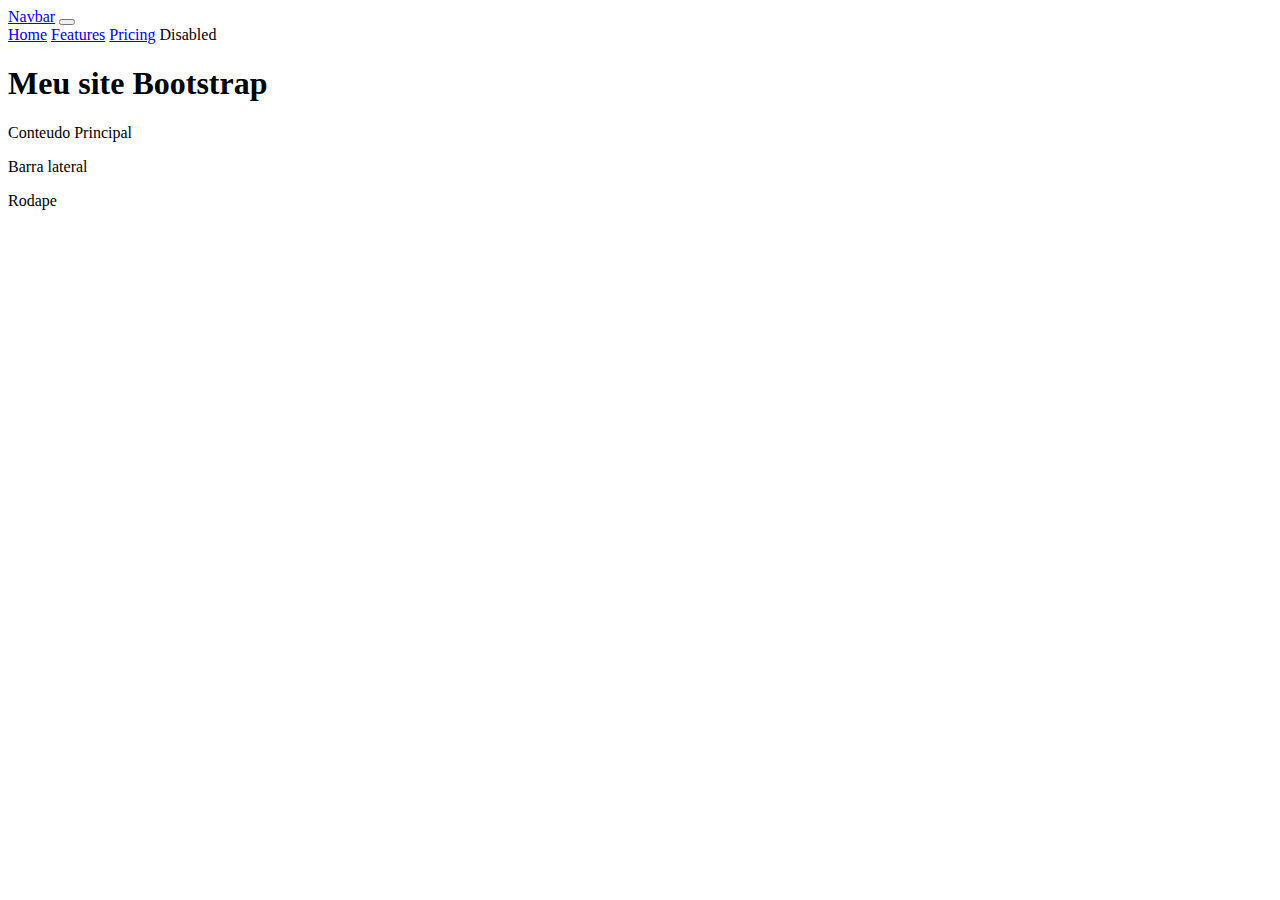
<file: Bootstrap/index.html>
<!DOCTYPE html>  <!--html:5 para criar o inicio do arquivo-->
<html lang="en">
<head>
    <meta charset="UTF-8">
    <meta name="viewport" content="width=device-width, initial-scale=1.0">
    <title>Introduction Bootstrap</title>
    <link href="https://cdn.jsdelivr.net/npm/bootstrap@5.3.6/dist/css/bootstrap.min.css" rel="stylesheet" integrity="sha384-4Q6Gf2aSP4eDXB8Miphtr37CMZZQ5oXLH2yaXMJ2w8e2ZtHTl7GptT4jmndRuHDT" crossorigin="anonymous">
</head>
<body>
    
    <nav class="navbar navbar-expand-lg bg-body-tertiary">
        <div class="container-fluid">
          <a class="navbar-brand" href="#">Navbar</a>
          <button class="navbar-toggler" type="button" data-bs-toggle="collapse" data-bs-target="#navbarNavAltMarkup" aria-controls="navbarNavAltMarkup" aria-expanded="false" aria-label="Toggle navigation">
            <span class="navbar-toggler-icon"></span>
          </button>
          <div class="collapse navbar-collapse" id="navbarNavAltMarkup">
            <div class="navbar-nav">
              <a class="nav-link active" aria-current="page" href="#">Home</a>
              <a class="nav-link" href="#">Features</a>
              <a class="nav-link" href="#">Pricing</a>
              <a class="nav-link disabled" aria-disabled="true">Disabled</a>
            </div>
          </div>
        </div>
      </nav>

        <div class="container">
            <div class="row">
                <div class="col-md-12">
                    <h1>Meu site Bootstrap</h1>
                </div>
            </div>
            <div class="row">
                <div class="col-md-8">
                    <p>Conteudo Principal</p>
                </div>
                <div class="col-md-4">
                    <p>Barra lateral</p>
                </div>
            </div>
            <div class="row">
                <div class="col-md-12">
                    <p>Rodape</p>
                </div>
            </div>
        </div>

    


    <script src="https://cdn.jsdelivr.net/npm/bootstrap@5.3.6/dist/js/bootstrap.bundle.min.js" integrity="sha384-j1CDi7MgGQ12Z7Qab0qlWQ/Qqz24Gc6BM0thvEMVjHnfYGF0rmFCozFSxQBxwHKO" crossorigin="anonymous"></script>
</body>
</html>
</file>
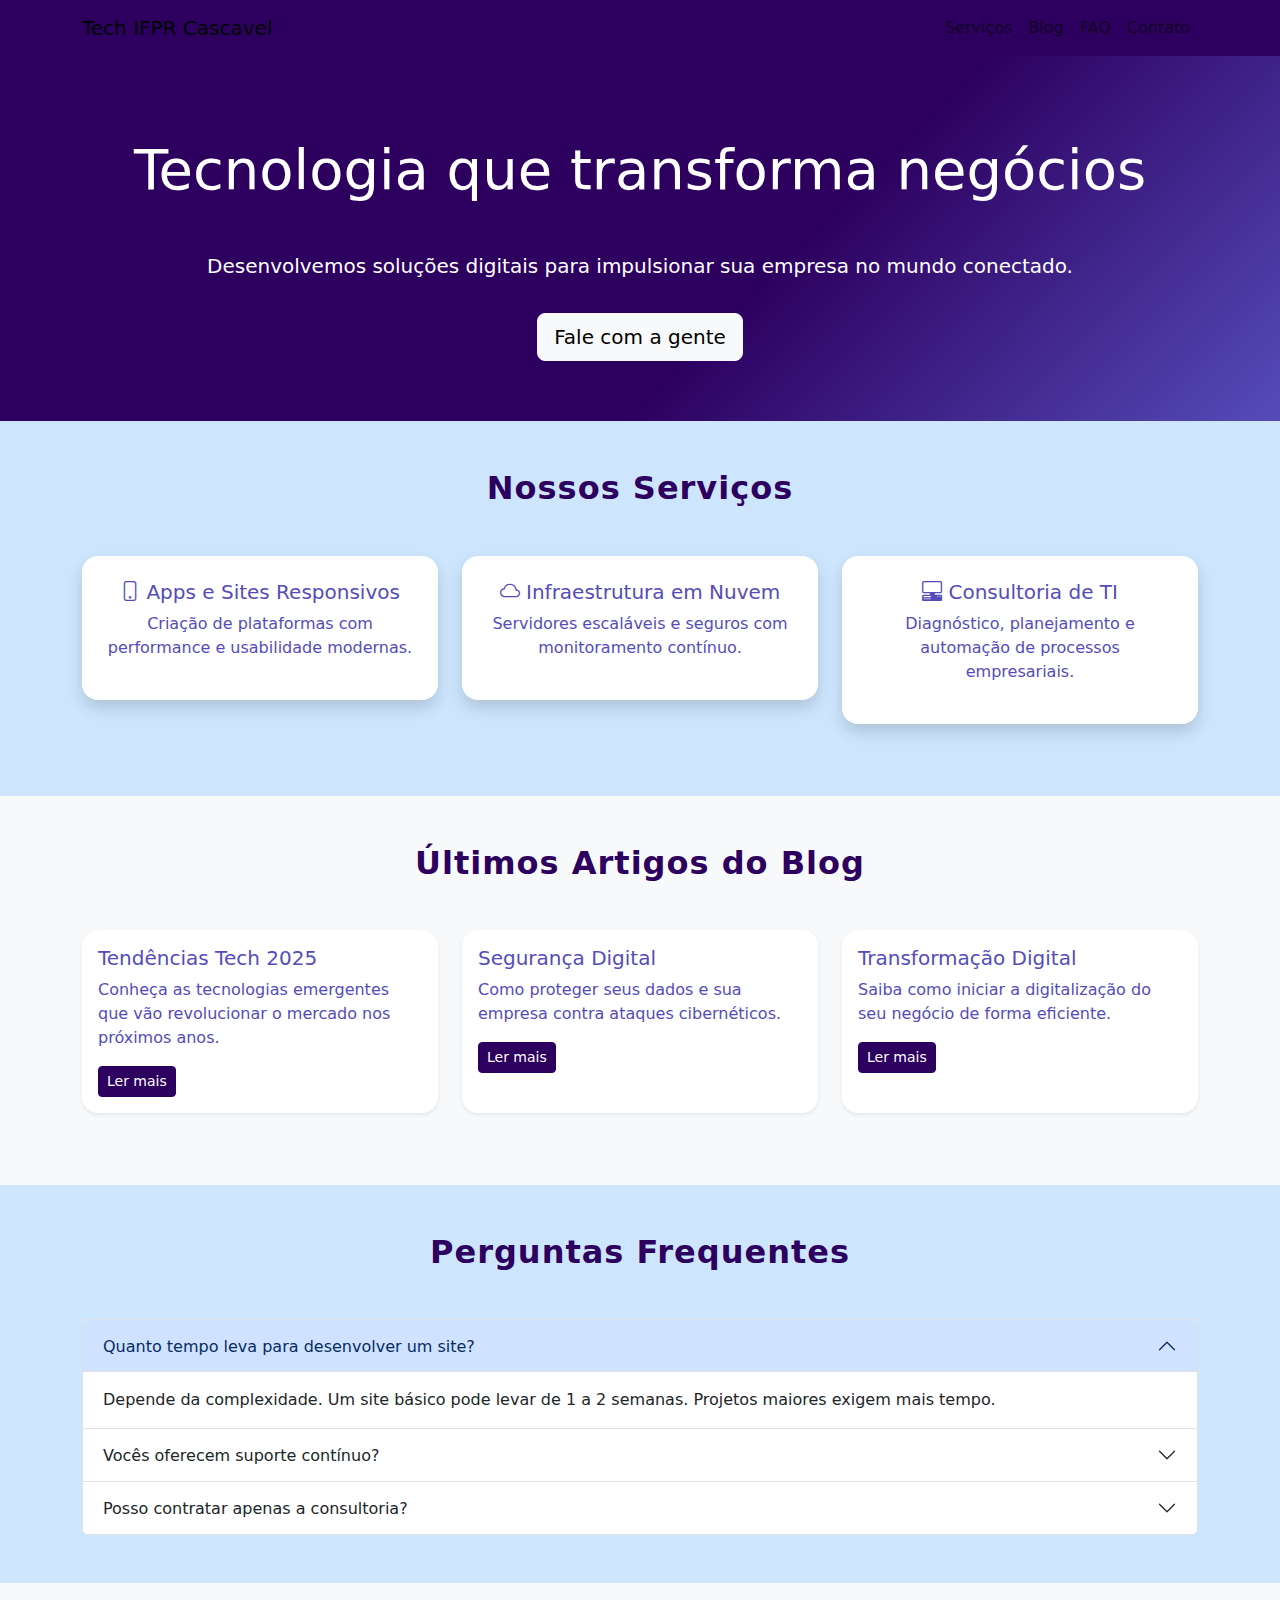
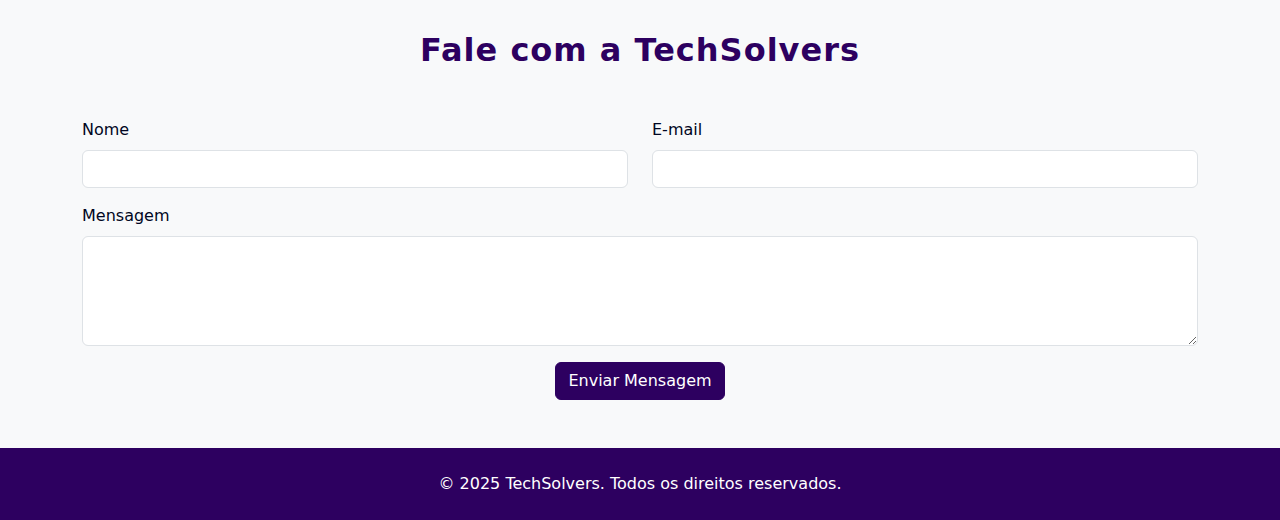
<file: landingpagebase/index.html>
<!DOCTYPE html>
<html lang="pt-BR">
<head>
  <meta charset="UTF-8" />
  <meta name="viewport" content="width=device-width, initial-scale=1.0" />
  <title>TechSolvers - Soluções em Tecnologia</title>
    <link href="https://cdn.jsdelivr.net/npm/bootstrap@5.3.3/dist/css/bootstrap.min.css" rel="stylesheet">
  <!-- <link rel="stylesheet" href="style.css"> -->
  <link href="https://cdn.jsdelivr.net/npm/bootstrap-icons@1.10.5/font/bootstrap-icons.css" rel="stylesheet">
  <style>
    :root {
    --bs-primary: #2d0060;
    --bs-secondary: #554cb9;
    --bs-light: #cde6fe;
    --bs-dark: #000622;
    }
  body {
    background: var(--bs-light);
    color: var(--bs-dark);
  }

  .navbar {
    background: var(--bs-primary);
  }

  .navbar .navbar-brand .navbar .nav-link {
    color: #fff !important;
    font-weight: 500;
  }

  .navbar .nav-link:hover {
    color: var(--bs-secondary) !important;
  }

  .hero {
    background: linear-gradient(135deg, var(--bs-primary) 60%, var(--bs-secondary) 100%);
    color: #fff;
    padding: 80px 0 60px 0;
  }

  .btn-primary, .btn-outline-primary {
    background: var(--bs-primary);
    border-color: var(--bs-primary);
    color: #fff;
  }

  .btn-primary:hover, .btn-outline-primary:hover {
    background: var(--bs-secondary);
    border-color: var(--bs-secondary);
    color: #fff;
  }

  .section-title {
    color: var(--bs-primary);
    font-weight: bold;
    letter-spacing: 1px;
  }

  .card {
    color: var(--bs-secondary);
    border: none;
    border-radius: 1rem;
  }

  footer {
    background: var(--bs-primary);
    color: #fff;
  }
  </style>
</head>
<body>

  <!-- Navbar -->
  <nav class="navbar navbar-expand-lg">
    <div class="container">
      <a class="navbar-brand" href="#">Tech IFPR Cascavel</a>
      <button class="navbar-toggler" type="button" data-bs-toggle="collapse" data-bs-target="#navbarNav">
        <span class="navbar-toggler-icon bg-light rounded"></span>
      </button>
      <div class="collapse navbar-collapse" id="navbarNav">
        <ul class="navbar-nav ms-auto">
          <li class="nav-item"><a class="nav-link" href="#servicos">Serviços</a></li>
          <li class="nav-item"><a class="nav-link" href="#blog">Blog</a></li>
          <li class="nav-item"><a class="nav-link" href="#faq">FAQ</a></li>
          <li class="nav-item"><a class="nav-link" href="#contato">Contato</a></li>
        </ul>
      </div>
    </div>
  </nav>
  <!-- Hero -->
  <section class="hero text-center">
    <div class="container">
      <h1 class="display-4 mb-5 ">Tecnologia que transforma negócios</h1>
      <p class="lead">Desenvolvemos soluções digitais para impulsionar sua empresa no mundo conectado.</p>
      <a href="#contato" class="btn btn-light btn-lg mt-3">Fale com a gente</a>
    </div>
  </section>

  <!-- Serviços -->
  <section id="servicos" class="py-5">
    <div class="container">
      <h2 class="text-center mb-5 section-title">Nossos Serviços</h2>
      <div class="row text-center">
        <div class="col-md-4 mb-4">
          <div class="card p-4 shadow">
            <h5><i class="bi bi-phone"></i> Apps e Sites Responsivos</h5>
            <p>Criação de plataformas com performance e usabilidade modernas.</p>
          </div>
        </div>
        <div class="col-md-4 mb-4">
          <div class="card p-4 shadow">
            <h5><i class="bi bi-cloud"></i> Infraestrutura em Nuvem</h5>
            <p>Servidores escaláveis e seguros com monitoramento contínuo.</p>
          </div>
        </div>
        <div class="col-md-4 mb-4">
          <div class="card p-4 shadow">
            <h5><i class="bi bi-pc-display-horizontal"></i> Consultoria de TI</h5>
            <p>Diagnóstico, planejamento e automação de processos empresariais.</p>
          </div>
        </div>
      </div>
    </div>
  </section>
  <!-- Blog -->
  <section id="blog" class="bg-light py-5">
    <div class="container">
      <h2 class="text-center mb-5 section-title">Últimos Artigos do Blog</h2>
      <div class="row">
        <div class="col-md-4 mb-4">
          <div class="card h-100 shadow-sm">
            <div class="card-body">
              <h5 class="card-title">Tendências Tech 2025</h5>
              <p class="card-text">Conheça as tecnologias emergentes que vão revolucionar o mercado nos próximos anos.</p>
              <a href="#" class="btn btn-outline-primary btn-sm">Ler mais</a>
            </div>
          </div>
        </div>
        <div class="col-md-4 mb-4">
          <div class="card h-100 shadow-sm">
            <div class="card-body">
              <h5 class="card-title">Segurança Digital</h5>
              <p class="card-text">Como proteger seus dados e sua empresa contra ataques cibernéticos.</p>
              <a href="#" class="btn btn-outline-primary btn-sm">Ler mais</a>
            </div>
          </div>
        </div>
        <div class="col-md-4 mb-4">
          <div class="card h-100 shadow-sm">
            <div class="card-body">
              <h5 class="card-title">Transformação Digital</h5>
              <p class="card-text">Saiba como iniciar a digitalização do seu negócio de forma eficiente.</p>
              <a href="#" class="btn btn-outline-primary btn-sm">Ler mais</a>
            </div>
          </div>
        </div>
      </div>
    </div>
  </section>

  <!-- FAQ -->
  <section id="faq" class="py-5">
    <div class="container">
      <h2 class="text-center mb-5 section-title">Perguntas Frequentes</h2>
      <div class="accordion" id="faqAccordion">
        <div class="accordion-item">
          <h2 class="accordion-header" id="faq1">
            <button class="accordion-button" type="button" data-bs-toggle="collapse" data-bs-target="#collapse1">
              Quanto tempo leva para desenvolver um site?
            </button>
          </h2>
          <div id="collapse1" class="accordion-collapse collapse show" data-bs-parent="#faqAccordion">
            <div class="accordion-body">
              Depende da complexidade. Um site básico pode levar de 1 a 2 semanas. Projetos maiores exigem mais tempo.
            </div>
          </div>
        </div>
        <div class="accordion-item">
          <h2 class="accordion-header" id="faq2">
            <button class="accordion-button collapsed" type="button" data-bs-toggle="collapse" data-bs-target="#collapse2">
              Vocês oferecem suporte contínuo?
            </button>
          </h2>
          <div id="collapse2" class="accordion-collapse collapse" data-bs-parent="#faqAccordion">
            <div class="accordion-body">
              Sim! Oferecemos planos de manutenção e suporte técnico após o lançamento.
            </div>
          </div>
        </div>
        <div class="accordion-item">
          <h2 class="accordion-header" id="faq3">
            <button class="accordion-button collapsed" type="button" data-bs-toggle="collapse" data-bs-target="#collapse3">
              Posso contratar apenas a consultoria?
            </button>
          </h2>
          <div id="collapse3" class="accordion-collapse collapse" data-bs-parent="#faqAccordion">
            <div class="accordion-body">
              Claro. Temos pacotes exclusivos de consultoria estratégica e análise de TI.
            </div>
          </div>
        </div>
      </div>
    </div>
  </section>

  <!-- Contato -->
  <section id="contato" class="py-5 bg-light">
    <div class="container">
      <h2 class="text-center mb-5 section-title">Fale com a TechSolvers</h2>
      <form>
        <div class="row">
          <div class="col-md-6 mb-3">
            <label for="nome" class="form-label">Nome</label>
            <input type="text" class="form-control" id="nome" required>
          </div>
          <div class="col-md-6 mb-3">
            <label for="email" class="form-label">E-mail</label>
            <input type="email" class="form-control" id="email" required>
          </div>
        </div>
        <div class="mb-3">
          <label for="mensagem" class="form-label">Mensagem</label>
          <textarea class="form-control" id="mensagem" rows="4" required></textarea>
        </div>
        <div class="text-center">
          <button type="submit" class="btn btn-primary">Enviar Mensagem</button>
        </div>
      </form>
    </div>
  </section>

  <!-- Footer -->
  <footer class="text-center py-4">
    <div class="container">
      <p class="mb-0">&copy; 2025 TechSolvers. Todos os direitos reservados.</p>
    </div>
  </footer>
  

  <script src="https://cdn.jsdelivr.net/npm/bootstrap@5.3.3/dist/js/bootstrap.bundle.min.js"></script>
</body>
</html>
</file>
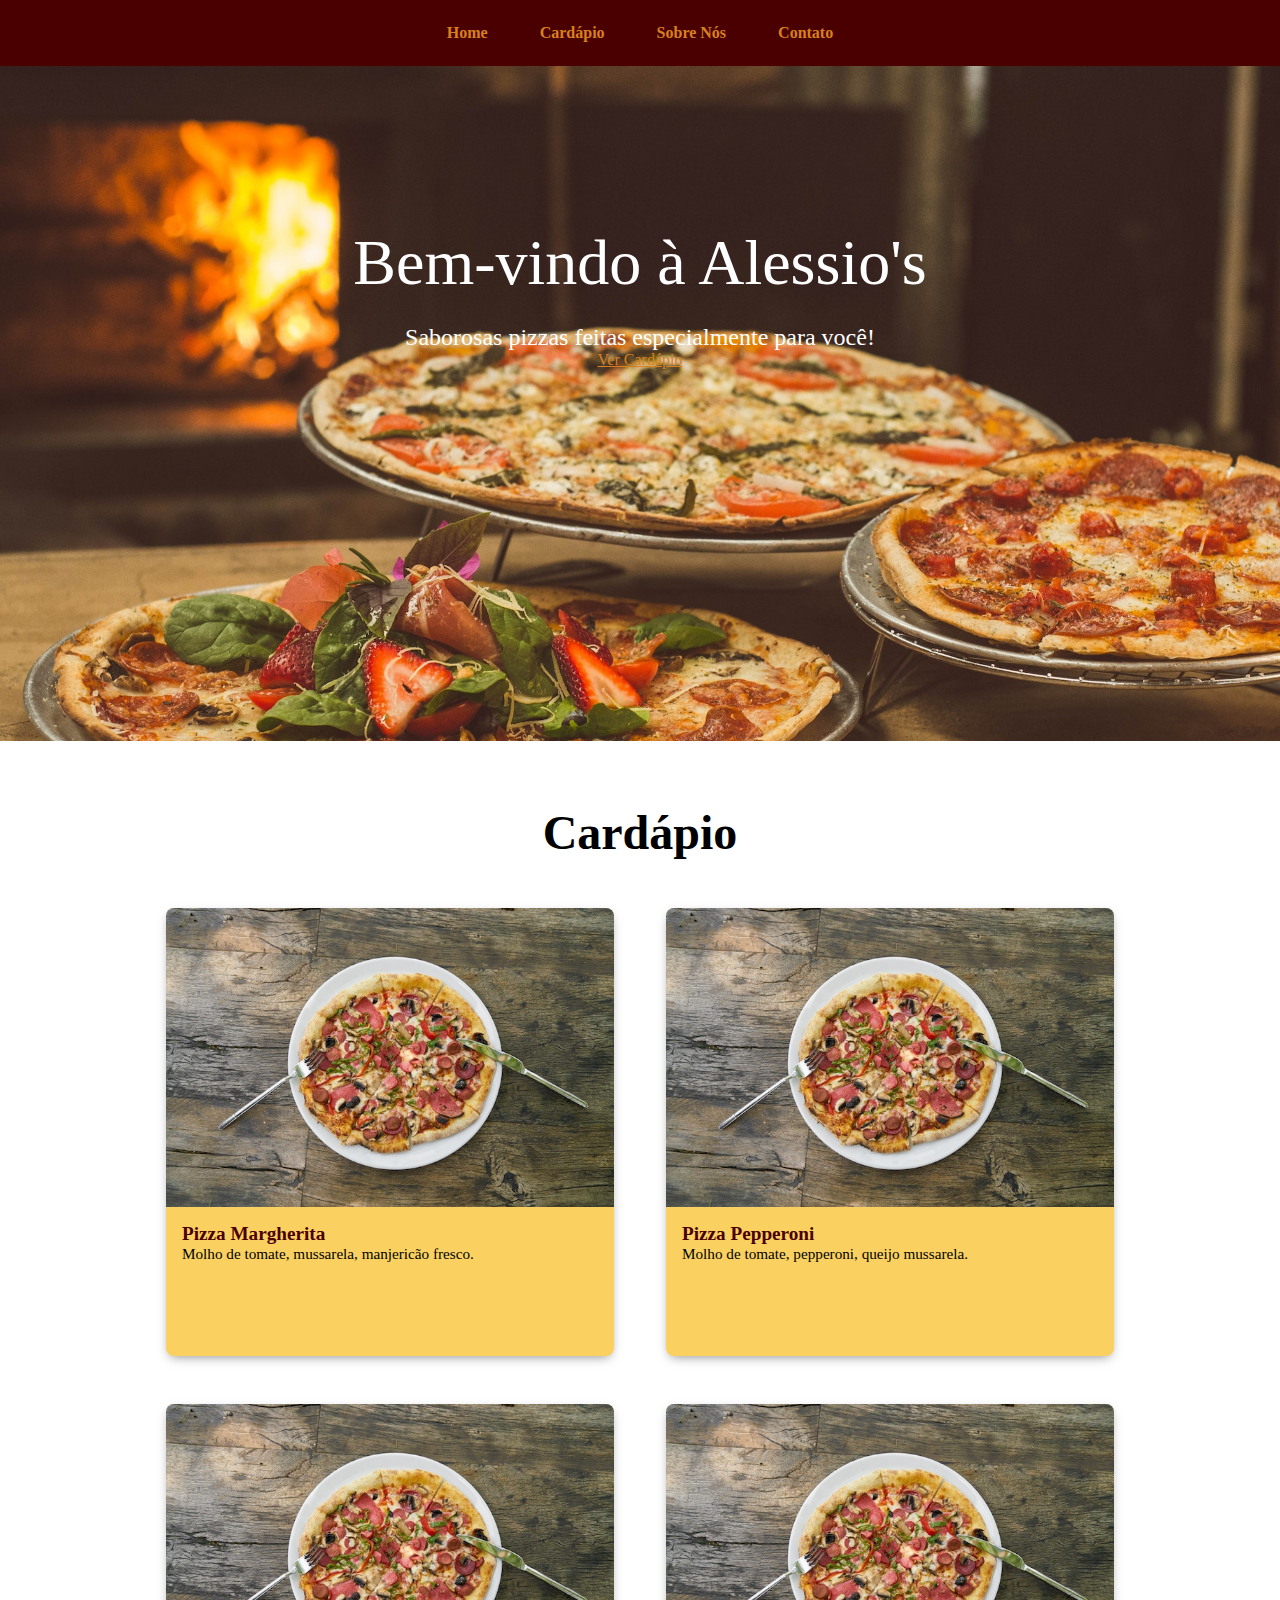
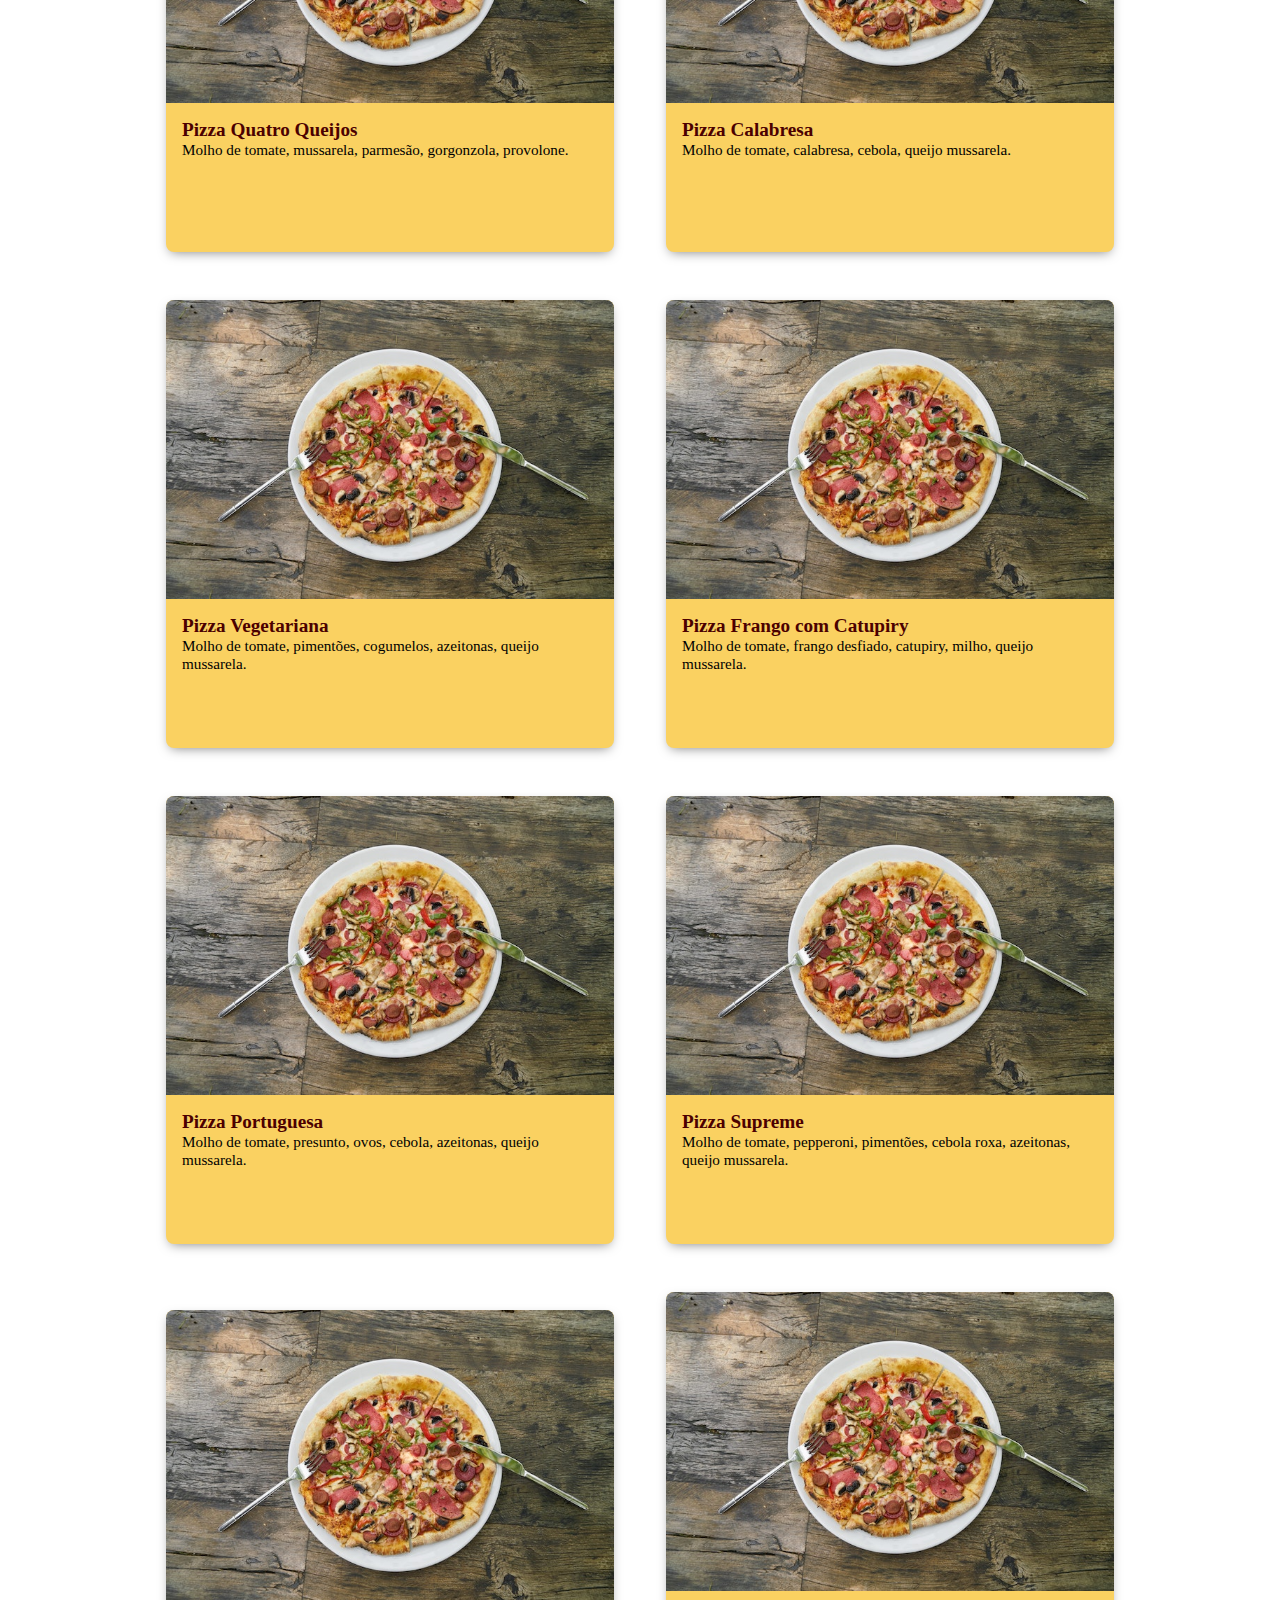
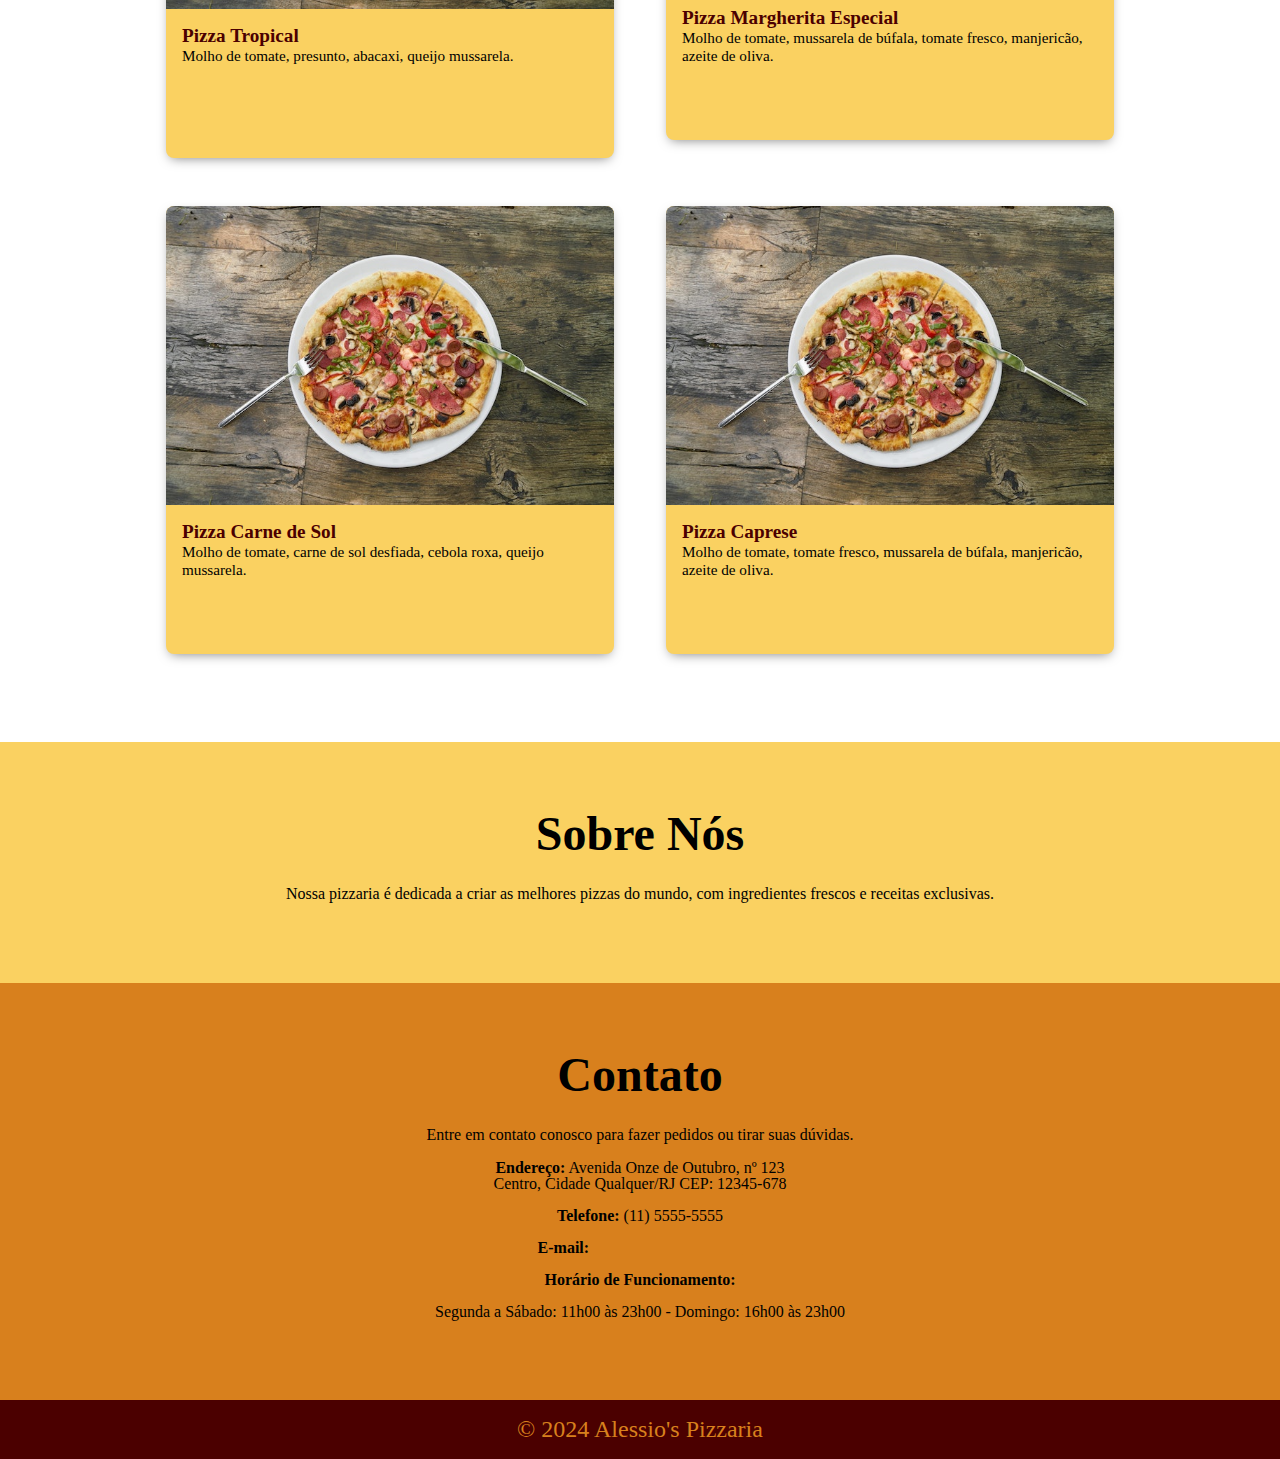
<file: Pizzaria/index.html>
<!DOCTYPE html>
<html lang="pt-BR">

<head>
  <meta charset="UTF-8">
  <meta name="viewport" content="width=device-width, initial-scale=1.0">
  <title>Alessio's Pizzaria</title>
  <link rel="stylesheet" href="style.css">
</head>

<body>
  <header>
    <nav>
      <ul>
        <li><a href="#home">Home</a></li>
        <li><a href="#menu">Cardápio</a></li>
        <li><a href="#about">Sobre Nós</a></li>
        <li><a href="#contact">Contato</a></li>
      </ul>
    </nav>
  </header>

  <section id="home">
    <div class="hero">
      <h1>Bem-vindo à Alessio's</h1>
      <p>Saborosas pizzas feitas especialmente para você!</p>
      <a href="#menu" class="cta-button">Ver Cardápio</a>
    </div>
  </section>

  <section id="menu">
    <h2>Cardápio</h2>
    <ul class="menu-list">
      <li>
        <img src="img/pexels-engin-akyurt-2260208.jpg" alt="Pizza Margherita">
        <h3>Pizza Margherita</h3>
        <p>Molho de tomate, mussarela, manjericão fresco.</p>
      </li>
      <li>
        <img src="img/pexels-engin-akyurt-2260208.jpg" alt="Pizza Pepperoni">
        <h3>Pizza Pepperoni</h3>
        <p>Molho de tomate, pepperoni, queijo mussarela.</p>
      </li>
      <li>
        <img src="img/pexels-engin-akyurt-2260208.jpg" alt="Pizza Quatro Queijos">
        <h3>Pizza Quatro Queijos</h3>
        <p>Molho de tomate, mussarela, parmesão, gorgonzola, provolone.</p>
      </li>
      <li>
        <img src="img/pexels-engin-akyurt-2260208.jpg" alt="Pizza Calabresa">
        <h3>Pizza Calabresa</h3>
        <p>Molho de tomate, calabresa, cebola, queijo mussarela.</p>
      </li>
      <li>
        <img src="img/pexels-engin-akyurt-2260208.jpg" alt="Pizza Vegetariana">
        <h3>Pizza Vegetariana</h3>
        <p>Molho de tomate, pimentões, cogumelos, azeitonas, queijo mussarela.</p>
      </li>
      <li>
        <img src="img/pexels-engin-akyurt-2260208.jpg" alt="Pizza Frango com Catupiry">
        <h3>Pizza Frango com Catupiry</h3>
        <p>Molho de tomate, frango desfiado, catupiry, milho, queijo mussarela.</p>
      </li>
      <li>
        <img src="img/pexels-engin-akyurt-2260208.jpg" alt="Pizza Portuguesa">
        <h3>Pizza Portuguesa</h3>
        <p>Molho de tomate, presunto, ovos, cebola, azeitonas, queijo mussarela.</p>
      </li>
      <li>
        <img src="img/pexels-engin-akyurt-2260208.jpg" alt="Pizza Supreme">
        <h3>Pizza Supreme</h3>
        <p>Molho de tomate, pepperoni, pimentões, cebola roxa, azeitonas, queijo mussarela.</p>
      </li>
      <li>
        <img src="img/pexels-engin-akyurt-2260208.jpg" alt="Pizza Tropical">
        <h3>Pizza Tropical</h3>
        <p>Molho de tomate, presunto, abacaxi, queijo mussarela.</p>
      </li>
      <li>
        <img src="img/pexels-engin-akyurt-2260208.jpg" alt="Pizza Margherita Especial">
        <h3>Pizza Margherita Especial</h3>
        <p>Molho de tomate, mussarela de búfala, tomate fresco, manjericão, azeite de oliva.</p>
      </li>
      <li>
        <img src="img/pexels-engin-akyurt-2260208.jpg" alt="Pizza Carne de Sol">
        <h3>Pizza Carne de Sol</h3>
        <p>Molho de tomate, carne de sol desfiada, cebola roxa, queijo mussarela.</p>
      </li>
      <li>
        <img src="img/pexels-engin-akyurt-2260208.jpg" alt="Pizza Caprese">
        <h3>Pizza Caprese</h3>
        <p>Molho de tomate, tomate fresco, mussarela de búfala, manjericão, azeite de oliva.</p>
      </li>
    </ul>
  </section>

  <section id="about">
    <h2>Sobre Nós</h2>
    <p>Nossa pizzaria é dedicada a criar as melhores pizzas do mundo, com ingredientes frescos e receitas exclusivas.
    </p>
  </section>

  <section id="contact">
    <h2>Contato</h2>

    <p>Entre em contato conosco para fazer pedidos ou tirar suas dúvidas.</p>

    <address>
      <p>
        <strong>Endereço:</strong>
        Avenida Onze de Outubro, nº 123<br>
        Centro, Cidade Qualquer/RJ CEP: 12345-678
      </p>

      <div>
        <p><strong>Telefone:</strong> (11) 5555-5555</p>
        <p>
          <strong>E-mail:</strong>
          <a href="mailto:contato@alessios.pizza">contato@alessios.pizza</a>
        </p>
      </div>

      <div>
        <p><strong>Horário de Funcionamento:</strong></p>
        <p>Segunda a Sábado: 11h00 às 23h00 - Domingo: 16h00 às 23h00</p>
        <p></p>
      </div>
    </address>
  </section>

  <footer>
    <p>&copy; 2024 Alessio's Pizzaria</p>
  </footer>
</body>

</html>
</file>
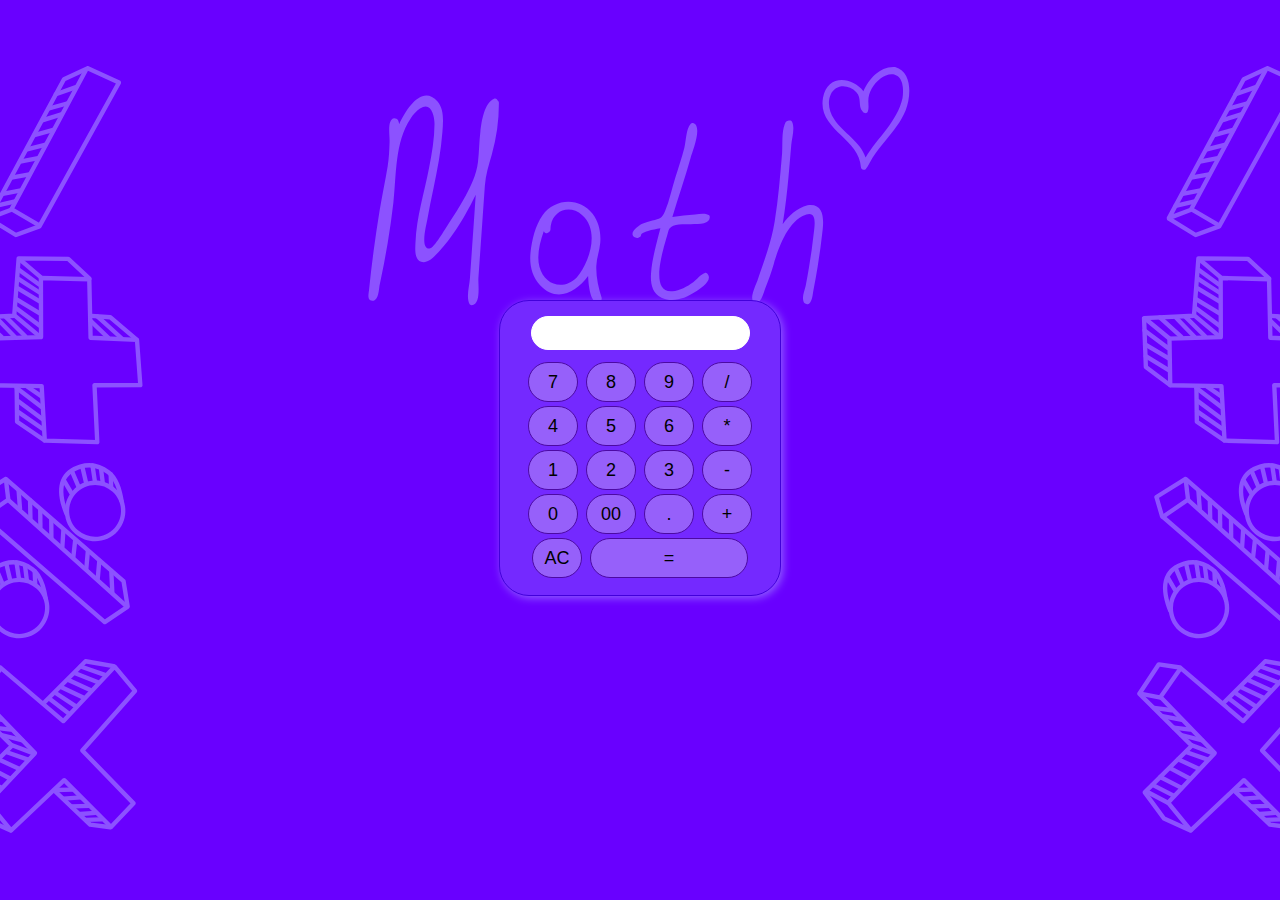
<file: Calculadora/Calculadora.html>
<!DOCTYPE html>
<html lang="en">
<head>
    <meta charset="UTF-8">
    <meta name="viewport" content="width=device-width, initial-scale=1.0">
    <title>Calculadora</title>
    <link rel="stylesheet" href="style.css">
    
   
</head>
<body>
   <div id="calculadora">
        <input type="text" id="resultado" readonly>
        <br>
        <button onclick="adicionar('7')">7</button>
        <button onclick="adicionar('8')">8</button>
        <button onclick="adicionar('9')">9</button>
        <button onclick="adicionar('/')">/</button>
        <br>
        <button onclick="adicionar('4')">4</button>
        <button onclick="adicionar('5')">5</button>
        <button onclick="adicionar('6')">6</button>
        <button onclick="adicionar('*')">*</button>
        <br>
        <button onclick="adicionar('1')">1</button>
        <button onclick="adicionar('2')">2</button>
        <button onclick="adicionar('3')">3</button>
        <button onclick="adicionar('-')">-</button>
        <br>
        <button onclick="adicionar('0')">0</button>
        <button onclick="adicionar('00')">00</button>
        <button onclick="adicionar('.')">.</button>
        <button onclick="adicionar('+')">+</button>
        <br>
        <button onclick="limpar()">AC</button>
        <button onclick="calcular()" style="width: 158px;">=</button>
    </div>      
<script src="Calculadora.js"></script>
</body>
</html>
</file>
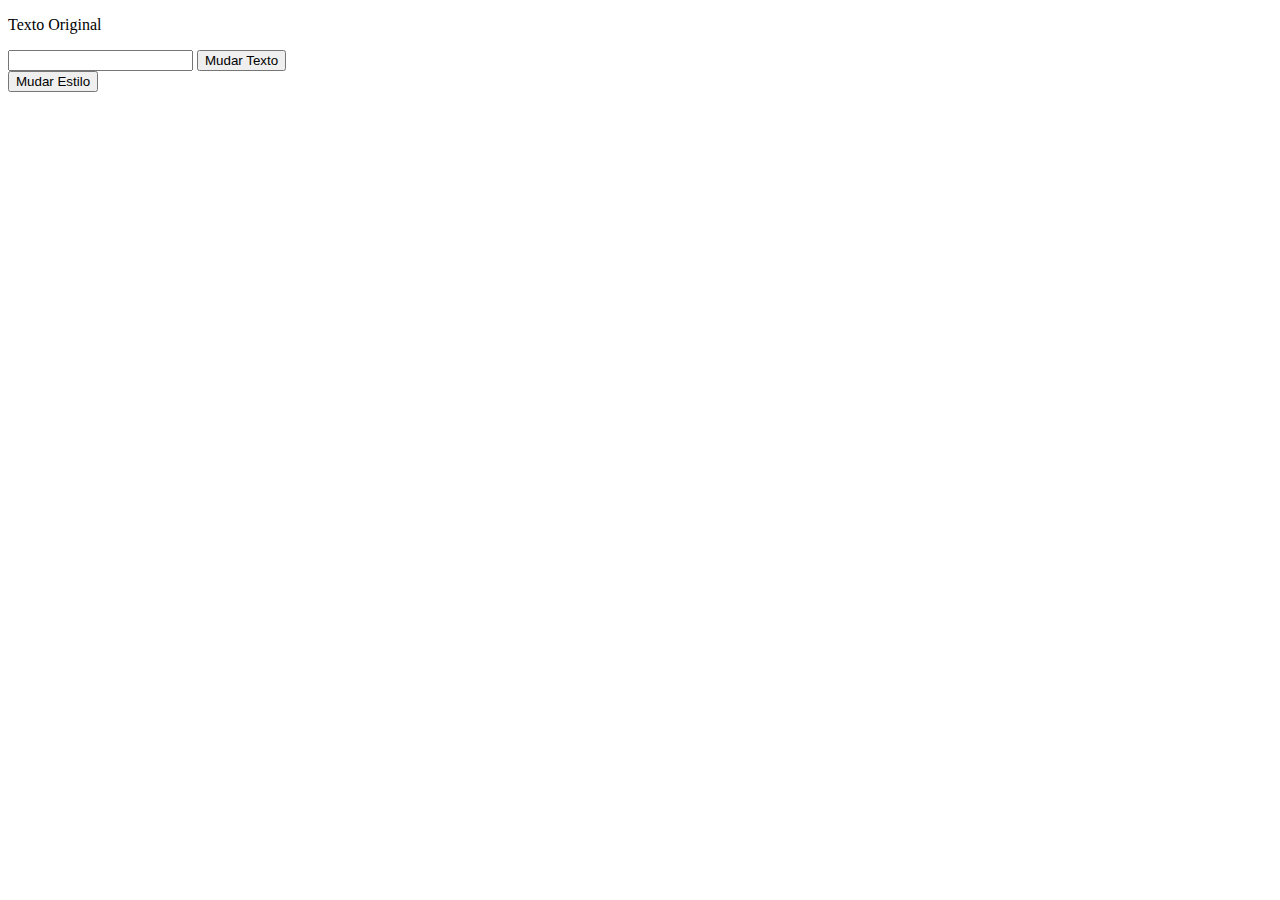
<file: ex01/ex01.html>
<!DOCTYPE html>
<html lang="en">
<head>
    <meta charset="UTF-8">
    <meta name="viewport" content="width=device-width, initial-scale=1.0">
    <title>JS 1</title>
</head>
<body>
    <p id="message"> Texto Original</p>
    <input type="text" id="nome">
    <button onclick="mudarTexto()">Mudar Texto</button>
    <br>
    <button onclick="mudarEstilo()">Mudar Estilo</button>




    
    <script src="ex01.js"></script>
</body>
</html>
</file>
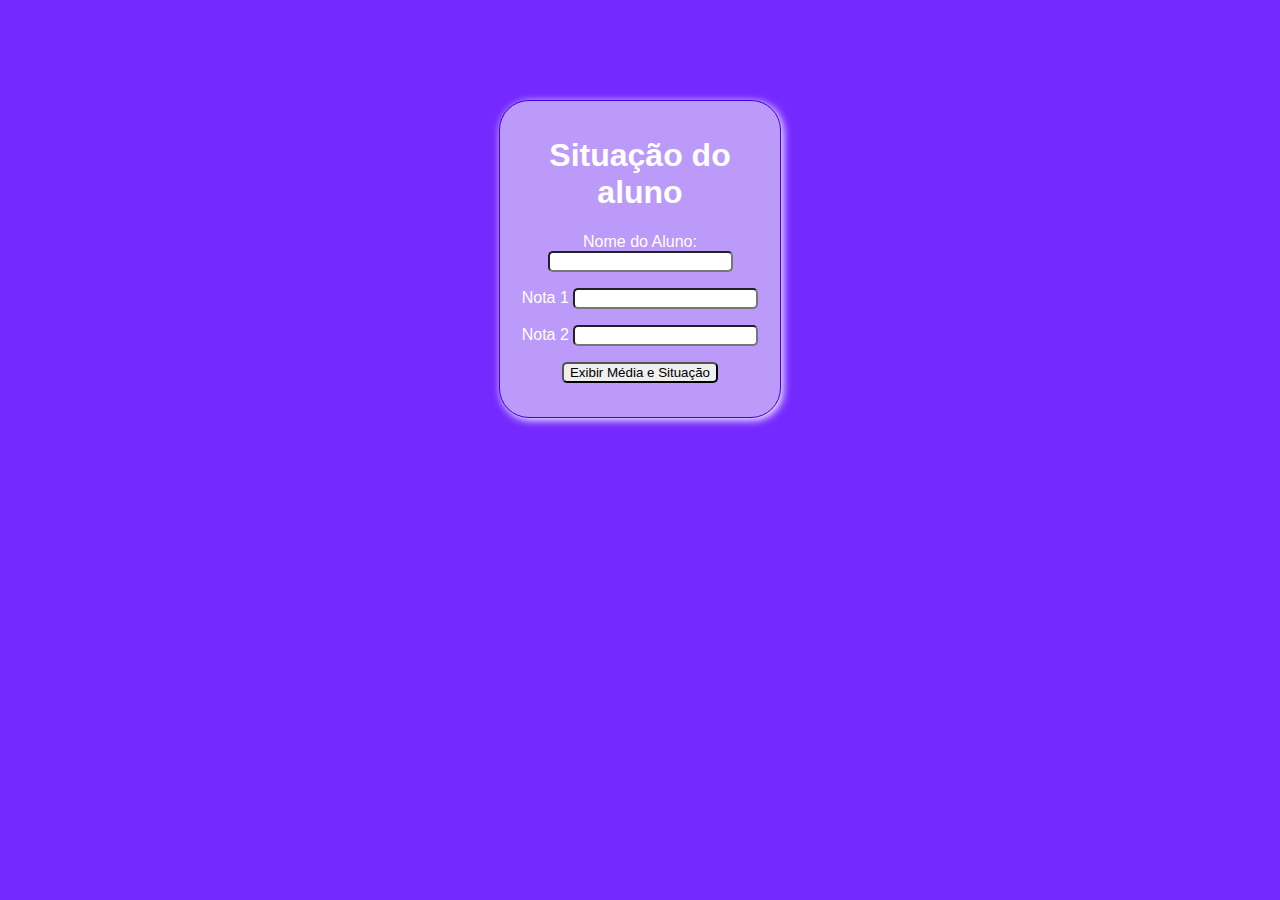
<file: ifelse/ilelse.html>
<!DOCTYPE html>
<html lang="en">
<head>
    <meta charset="UTF-8">
    <meta name="viewport" content="width=device-width, initial-scale=1.0">
    <title>Calculo Média</title>
    <link rel="stylesheet" href="style.css">
</head>
<body>
   <div id="caixa">
    <h1>Situação do aluno</h1>
    <p>Nome do Aluno:
        <input type="text" id="inNome">
    </p>

    <p>Nota 1
        <input type="text" id="inNota1">
    </p>

    <p>Nota 2
        <input type="text" id="inNota2">
    </p>

    <p>
        <input type="button" value="Exibir Média e Situação" id="btResultado">
    </p>

    <h3 id="outMedia"></h3>
    <h3 id="outSituacao"></h3>
    </div>
    <script src="ifelse.js"></script>
</body>
</html>
</file>
<file: landingpagebase/style.css>

</file>
<file: Pizzaria/style.css>
/* Configurações gerais */
* {
    margin: 0;
    padding: 0;
    box-sizing: border-box;
  }
  
:root{
  --color-primary:#d8801d;
  --color-dark: #4b0000;
  --color-light: #fad161;
  --color-white:#fff;
}
/*barra de rolagem suave*/
html{
  scroll-behavior: smooth; 
}

a{
color: var(--color-primary);
}
 
  /* Cabeçalho */
  header {
    background-color: var(--color-dark);
    color: var(--color-white);
    padding: 1.5rem 0;
  }
  
  nav ul {
    list-style: none;
    text-align: center;
  }
  
  nav li{
    display: inline;
    margin: 0 1.5rem;
  }

  nav a {
    text-decoration: none;
    font-weight: 700;
  }

  .hero {
    background-image: url(img/pexels-narda-yescas-1566837.jpg);
    background-size: cover;
    color: var(--color-white);
    min-height: 75vh;
    padding: 10rem 0;
    text-align: center;
  }

  .hero h1{
    font-size: 4rem;
    font-weight: 100;
  }

  .hero p {
    font-size: 1.5rem;
    margin-top: 1.5rem;
  }

  section:not(#home) {
    padding: 4rem;
    text-align: center;
  }

  h2{
    font-size: 3rem;
    margin-bottom: 1.5rem;
  }

  p{
    font-size: 1.5rem;
  }

  .menu-list{
    list-style: none;
  }

  .menu-list > li {
    background-color: var(--color-light);
    border-radius: .5rem;
    box-shadow: 0 4px 12px -4px rgba(0, 0, 0, 0.5);
    display: inline-block;
    margin: 1.5rem;
    height: 28rem;
    width: 28rem;
    text-align: left;
  }

  .menu-list img{
    border-top-left-radius: .5rem;
    border-top-right-radius: .5rem;
    object-fit: cover;
    width: 100%;
  }

 .menu-list h3{
    padding: 0.75rem 1rem 0;
    font-size: 1.2rem;
    color: var(--color-dark);
  }

  .menu-list p {
    padding: 0 1rem 1rem;
    font-size: 0.95rem;
  }

  #about {
    display:block;
    background-color: var(--color-light);
    text-align: center;
  }
  
  #about p {
    max-width: 800px;
    margin: 0 auto 1rem;
    font-size: 1rem;
  }

  #contact {
    display:block;
    background-color: var(--color-primary);
    text-align: center;
  }
  
  #contact p {
    max-width: 800px;
    margin: 0 auto 1rem;
    font-size: 1rem;
  }

  address {
    font-style: normal;
    line-height: 1;
  }

  footer {
    background-color: var(--color-dark);
    color: var(--color-primary);
    text-align: center;
    padding: 1rem 0;
    font-size: 0.9rem;
  }
</file>
<file: Calculadora/style.css>
@import url('https://fonts.googleapis.com/css2?family=Orbitron:wght@500&display=swap');

:root {
    --cor-fundo: #7429ff;
    --cor-borda: #4200db;
    --cor-sombra: #9061ff;
    --cor-botao: #9660fa;
    --cor-botao-hover: #4f0099;
    --cor-botao-borda: #4c0aa3;
    --cor-fundo-calculadora: #6900ff;
    --cor-texto: #ffffff;
}

body {
    font-family: 'Orbitron', sans-serif;
    background: var(--cor-fundo-calculadora) url('Calculadora-bg.png') no-repeat center center fixed;
    color: var(--cor-texto);
}
#calculadora {
    width: 250px;
    margin: 300px auto;
    padding: 15px;
    border: 1px solid var(--cor-borda);
    border-radius: 30px;
    background: var(--cor-fundo);
    box-shadow: 2px 2px 8px var(--cor-sombra);
    text-align: center; 
}
#resultado {
    width: 210px;
    height: 30px;
    margin-bottom: 10px;
    text-align: right;
    font-size: 18px;
    border-radius: 100px;
    border: 1px solid var(--cor-texto);
    padding-right: 5px;
}
button {
    width: 50px;
    height: 40px;
    font-size: 18px;
    margin: 2px;
    border-radius: 100px;
    border: 1px solid var(--cor-botao-borda);
    background: var(--cor-botao);
    cursor: pointer;
    transition: background 0.2s;
}
button:hover {
    background: var(--cor-botao-hover);
}
</file>
<file: ifelse/style.css>
:root {
    --cor-fundopg: #7429ff;
    --cor-fundocx: #bb9af9;
    --cor-borda: #4200db;
    --cor-sombra: #ffffff;
    --cor-texto: #ffffff;
}

body {
    font-family: Arial, Helvetica, sans-serif;
    color: var(--cor-texto);
    background: var(--cor-fundopg);
}

#caixa{
    width: 250px;
    margin: 100px auto;
    padding: 15px;
    border: 1px solid var(--cor-borda);
    border-radius: 30px;
    background: var(--cor-fundocx);
    box-shadow: 2px 2px 8px var(--cor-sombra);
    text-align: center;
}

#inNome, #inNota1, #inNota2, #btResultado{
    border-radius: 5px;
}
</file>
